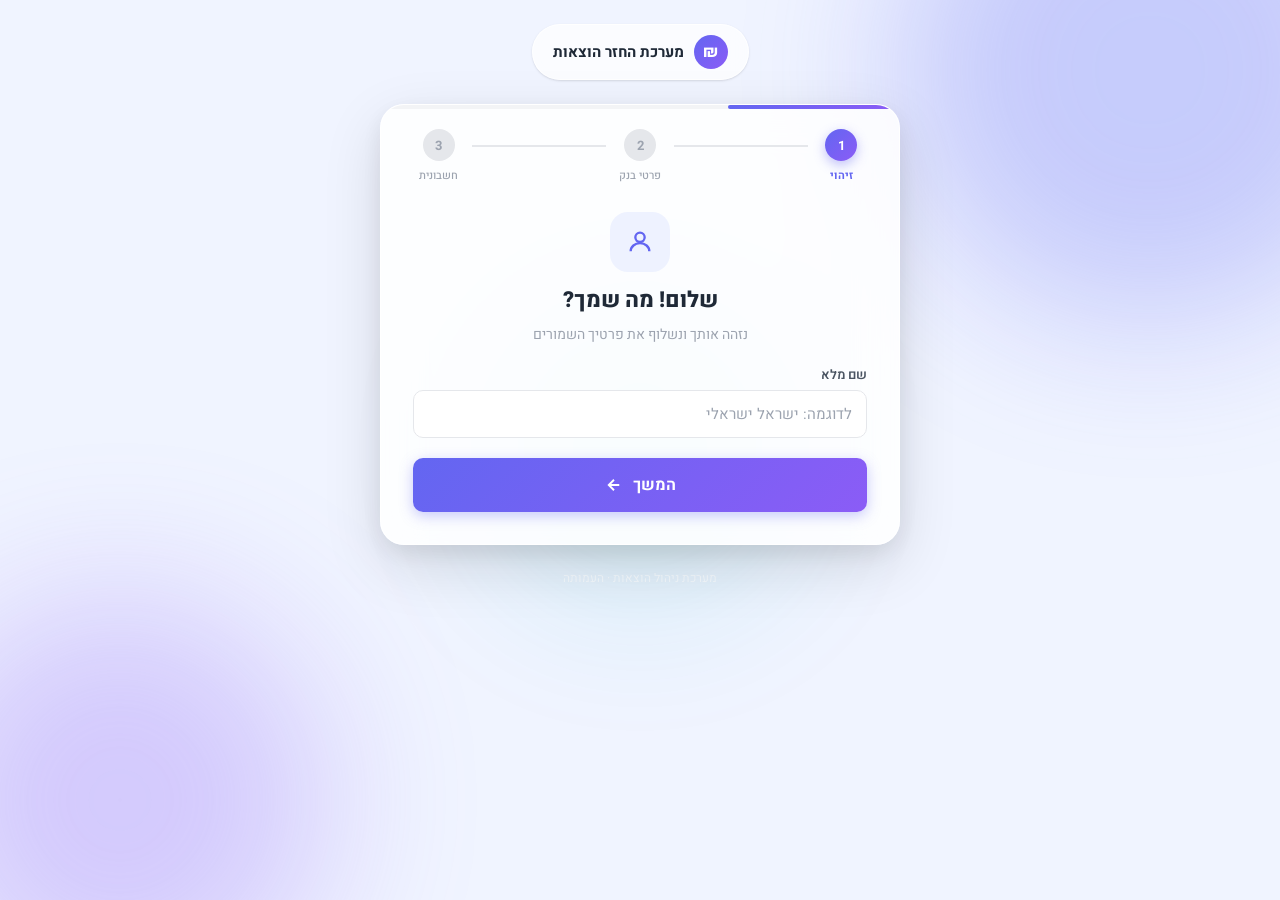
<file: static/index.html>
<!DOCTYPE html>
<html lang="he" dir="rtl">
<head>
  <meta charset="UTF-8" />
  <meta name="viewport" content="width=device-width, initial-scale=1.0" />
  <title>החזר הוצאות | העמותה</title>
  <link rel="preconnect" href="https://fonts.googleapis.com" />
  <link rel="preconnect" href="https://fonts.gstatic.com" crossorigin />
  <link href="https://fonts.googleapis.com/css2?family=Heebo:wght@300;400;500;600;700;800&display=swap" rel="stylesheet" />
  <link rel="stylesheet" href="style.css" />
</head>
<body>

  <!-- Background blobs -->
  <div class="bg-blob blob-1"></div>
  <div class="bg-blob blob-2"></div>
  <div class="bg-blob blob-3"></div>

  <div class="page-wrapper">

    <!-- Header -->
    <header class="site-header">
      <div class="header-logo">
        <div class="logo-icon">₪</div>
        <span class="logo-text">מערכת החזר הוצאות</span>
      </div>
    </header>

    <!-- Main card -->
    <main class="main-card">

      <!-- Progress bar -->
      <div class="progress-bar" id="progress-bar">
        <div class="progress-fill" id="progress-fill"></div>
      </div>

      <!-- Step indicators -->
      <div class="steps-nav" id="steps-nav">
        <div class="step-dot active" data-step="1">
          <div class="dot-circle">1</div>
          <span>זיהוי</span>
        </div>
        <div class="step-connector"></div>
        <div class="step-dot" data-step="2">
          <div class="dot-circle">2</div>
          <span>פרטי בנק</span>
        </div>
        <div class="step-connector"></div>
        <div class="step-dot" data-step="3">
          <div class="dot-circle">3</div>
          <span>חשבונית</span>
        </div>
      </div>

      <div class="card-body">

        <!-- ══ שלב 1: שם ══ -->
        <div id="step-name" class="step active">
          <div class="step-header">
            <div class="step-icon-wrap indigo">
              <svg viewBox="0 0 24 24" fill="none" stroke="currentColor" stroke-width="2"><circle cx="12" cy="8" r="4"/><path d="M4 20c0-4 3.6-7 8-7s8 3 8 7"/></svg>
            </div>
            <h2>שלום! מה שמך?</h2>
            <p>נזהה אותך ונשלוף את פרטיך השמורים</p>
          </div>

          <div class="field-group">
            <label for="name">שם מלא</label>
            <div class="input-wrap">
              <input type="text" id="name" placeholder="לדוגמה: ישראל ישראלי" autocomplete="name" required />
            </div>
          </div>

          <button class="btn-primary" onclick="checkUser()">
            <span>המשך</span>
            <svg viewBox="0 0 24 24" fill="none" stroke="currentColor" stroke-width="2.5"><path d="M19 12H5M12 5l-7 7 7 7"/></svg>
          </button>
        </div>

        <!-- ══ שלב 2א: פרטי בנק (חדש) ══ -->
        <div id="step-bank" class="step">
          <div class="step-header">
            <div class="step-icon-wrap green">
              <svg viewBox="0 0 24 24" fill="none" stroke="currentColor" stroke-width="2"><rect x="3" y="8" width="18" height="13" rx="2"/><path d="M7 8V6a5 5 0 0110 0v2"/></svg>
            </div>
            <h2>פרטי בנק</h2>
            <p>ייסמרו ולא יידרשו בפעם הבאה</p>
          </div>

          <div class="badge badge-blue">👤 משתמש חדש — הגדרה חד-פעמית</div>

          <div class="fields-grid">
            <div class="field-group full">
              <label for="account_holder">שם בעל החשבון</label>
              <input type="text" id="account_holder" placeholder="כפי שמופיע בבנק" required />
            </div>
            <div class="field-group">
              <label for="bank_name">שם הבנק</label>
              <input type="text" id="bank_name" placeholder="הפועלים" required />
            </div>
            <div class="field-group">
              <label for="bank_number">מספר בנק</label>
              <input type="number" id="bank_number" placeholder="12" required />
            </div>
            <div class="field-group">
              <label for="branch_number">מספר סניף</label>
              <input type="number" id="branch_number" placeholder="456" required />
            </div>
            <div class="field-group">
              <label for="account_number">מספר חשבון</label>
              <input type="number" id="account_number" placeholder="123456789" required />
            </div>
          </div>

          <button class="btn-primary" onclick="goToUpload()">
            <span>המשך להעלאת חשבונית</span>
            <svg viewBox="0 0 24 24" fill="none" stroke="currentColor" stroke-width="2.5"><path d="M19 12H5M12 5l-7 7 7 7"/></svg>
          </button>
        </div>

        <!-- ══ שלב 2ב: משתמש קיים ══ -->
        <div id="step-existing" class="step">
          <div class="step-header">
            <div class="step-icon-wrap purple">
              <svg viewBox="0 0 24 24" fill="none" stroke="currentColor" stroke-width="2"><path d="M20 6L9 17l-5-5"/></svg>
            </div>
            <h2 id="welcome-name">ברוך הבא!</h2>
            <p>מצאנו את פרטיך במערכת</p>
          </div>

          <div class="bank-card">
            <div class="bank-card-header">
              <svg viewBox="0 0 24 24" fill="none" stroke="currentColor" stroke-width="1.5"><rect x="2" y="5" width="20" height="14" rx="2"/><path d="M2 10h20"/></svg>
              <span>פרטי חשבון בנק</span>
            </div>
            <div id="bank-details-display" class="bank-rows"></div>
          </div>

          <button class="btn-ghost-small" onclick="showEditBank()">
            <svg viewBox="0 0 24 24" fill="none" stroke="currentColor" stroke-width="2"><path d="M11 4H4a2 2 0 00-2 2v14a2 2 0 002 2h14a2 2 0 002-2v-7"/><path d="M18.5 2.5a2.121 2.121 0 013 3L12 15l-4 1 1-4 9.5-9.5z"/></svg>
            עדכן פרטי בנק
          </button>

          <button class="btn-primary" onclick="goToUpload()">
            <span>המשך להעלאת חשבונית</span>
            <svg viewBox="0 0 24 24" fill="none" stroke="currentColor" stroke-width="2.5"><path d="M19 12H5M12 5l-7 7 7 7"/></svg>
          </button>
        </div>

        <!-- ══ עריכת בנק ══ -->
        <div id="step-edit-bank" class="step">
          <div class="step-header">
            <div class="step-icon-wrap orange">
              <svg viewBox="0 0 24 24" fill="none" stroke="currentColor" stroke-width="2"><path d="M11 4H4a2 2 0 00-2 2v14a2 2 0 002 2h14a2 2 0 002-2v-7"/><path d="M18.5 2.5a2.121 2.121 0 013 3L12 15l-4 1 1-4 9.5-9.5z"/></svg>
            </div>
            <h2>עדכון פרטי בנק</h2>
          </div>

          <div class="fields-grid">
            <div class="field-group full">
              <label for="edit_account_holder">שם בעל החשבון</label>
              <input type="text" id="edit_account_holder" />
            </div>
            <div class="field-group">
              <label for="edit_bank_name">שם הבנק</label>
              <input type="text" id="edit_bank_name" />
            </div>
            <div class="field-group">
              <label for="edit_bank_number">מספר בנק</label>
              <input type="number" id="edit_bank_number" />
            </div>
            <div class="field-group">
              <label for="edit_branch_number">מספר סניף</label>
              <input type="number" id="edit_branch_number" />
            </div>
            <div class="field-group">
              <label for="edit_account_number">מספר חשבון</label>
              <input type="number" id="edit_account_number" />
            </div>
          </div>

          <button class="btn-primary" onclick="updateBank()">
            <span>שמור ועבור להעלאה</span>
            <svg viewBox="0 0 24 24" fill="none" stroke="currentColor" stroke-width="2.5"><path d="M19 12H5M12 5l-7 7 7 7"/></svg>
          </button>
          <button class="btn-text" onclick="cancelEdit()">ביטול</button>
        </div>

        <!-- ══ שלב 3: העלאת חשבונית ══ -->
        <div id="step-upload" class="step">
          <div class="step-header">
            <div class="step-icon-wrap teal">
              <svg viewBox="0 0 24 24" fill="none" stroke="currentColor" stroke-width="2"><path d="M21 15v4a2 2 0 01-2 2H5a2 2 0 01-2-2v-4"/><polyline points="17 8 12 3 7 8"/><line x1="12" y1="3" x2="12" y2="15"/></svg>
            </div>
            <h2>העלה חשבונית</h2>
            <p>צלם או בחר תמונה של החשבונית</p>
          </div>

          <div class="upload-zone" id="upload-zone" onclick="document.getElementById('invoice-input').click()">
            <div class="upload-content" id="upload-content">
              <div class="upload-icon-wrap">
                <svg viewBox="0 0 24 24" fill="none" stroke="currentColor" stroke-width="1.5"><path d="M4 16l4.586-4.586a2 2 0 012.828 0L16 16m-2-2l1.586-1.586a2 2 0 012.828 0L20 14m-6-6h.01M6 20h12a2 2 0 002-2V6a2 2 0 00-2-2H6a2 2 0 00-2 2v12a2 2 0 002 2z"/></svg>
              </div>
              <p class="upload-main-text">לחץ לצילום או בחירת קובץ</p>
              <p class="upload-sub-text">JPG · PNG · HEIC · PDF</p>
            </div>
            <div class="upload-preview" id="upload-preview" style="display:none">
              <img id="preview-img" alt="תצוגה מקדימה" />
              <div class="preview-overlay">
                <svg viewBox="0 0 24 24" fill="none" stroke="white" stroke-width="2"><path d="M20 6L9 17l-5-5"/></svg>
                <span>תמונה נבחרה</span>
              </div>
            </div>
            <input type="file" id="invoice-input" accept="image/*,application/pdf" capture="environment" onchange="previewImage(event)" style="display:none" />
          </div>

          <button class="btn-change" id="btn-change" onclick="clearImage()" style="display:none">
            <svg viewBox="0 0 24 24" fill="none" stroke="currentColor" stroke-width="2"><path d="M4 4v5h.582m15.356 2A8.001 8.001 0 004.582 9m0 0H9m11 11v-5h-.581m0 0a8.003 8.003 0 01-15.357-2m15.357 2H15"/></svg>
            החלף תמונה
          </button>

          <div id="extra-fields" style="display:none; margin-top: 16px;">
            <div class="field-group" style="margin-bottom: 12px;">
              <label for="expense_reason">סיבת ההוצאה *</label>
              <div class="input-wrap">
                <input type="text" id="expense_reason" placeholder="לדוגמה: ציוד משרדי, נסיעה לכנס..." required />
              </div>
            </div>
            <div class="field-group">
              <label for="expense_amount">סכום החשבונית *</label>
              <div class="input-wrap">
                <input type="text" id="expense_amount" placeholder="לדוגמה: 150.00 ₪" required />
              </div>
            </div>
          </div>

          <button class="btn-primary btn-submit" id="submit-btn" onclick="submitForm()" disabled>
            <svg viewBox="0 0 24 24" fill="none" stroke="currentColor" stroke-width="2"><path d="M22 2L11 13M22 2l-7 20-4-9-9-4 20-7z"/></svg>
            <span>שלח בקשת החזר</span>
          </button>
        </div>

        <!-- ══ טעינה ══ -->
        <div id="step-loading" class="step">
          <div class="loading-wrap">
            <div class="loader-ring"></div>
            <div class="loading-steps-list">
              <div class="load-item active" id="load-1">
                <div class="load-dot"></div>
                <span>קורא את החשבונית...</span>
              </div>
              <div class="load-item" id="load-2">
                <div class="load-dot"></div>
                <span>מחלץ פרטים...</span>
              </div>
              <div class="load-item" id="load-3">
                <div class="load-dot"></div>
                <span>שולח מייל...</span>
              </div>
            </div>
          </div>
        </div>

        <!-- ══ הצלחה ══ -->
        <div id="step-success" class="step">
          <div class="success-wrap">
            <div class="success-circle">
              <svg viewBox="0 0 24 24" fill="none" stroke="white" stroke-width="3"><path d="M20 6L9 17l-5-5"/></svg>
            </div>
            <h2>הבקשה נשלחה!</h2>
            <p>המייל יצא בהצלחה עם כל פרטי החשבונית והעברה.</p>
            <div class="success-details" id="success-details"></div>
            <button class="btn-primary" onclick="resetForm()">
              <span>שלח בקשה נוספת</span>
            </button>
          </div>
        </div>

      </div><!-- /card-body -->

      <!-- שגיאה -->
      <div id="error-box" class="error-toast" style="display:none">
        <svg viewBox="0 0 24 24" fill="none" stroke="currentColor" stroke-width="2"><circle cx="12" cy="12" r="10"/><line x1="12" y1="8" x2="12" y2="12"/><line x1="12" y1="16" x2="12.01" y2="16"/></svg>
        <span id="error-text"></span>
      </div>

    </main>

    <footer class="site-footer">מערכת ניהול הוצאות · העמותה</footer>
  </div>

  <script src="script.js"></script>
</body>
</html>
</file>
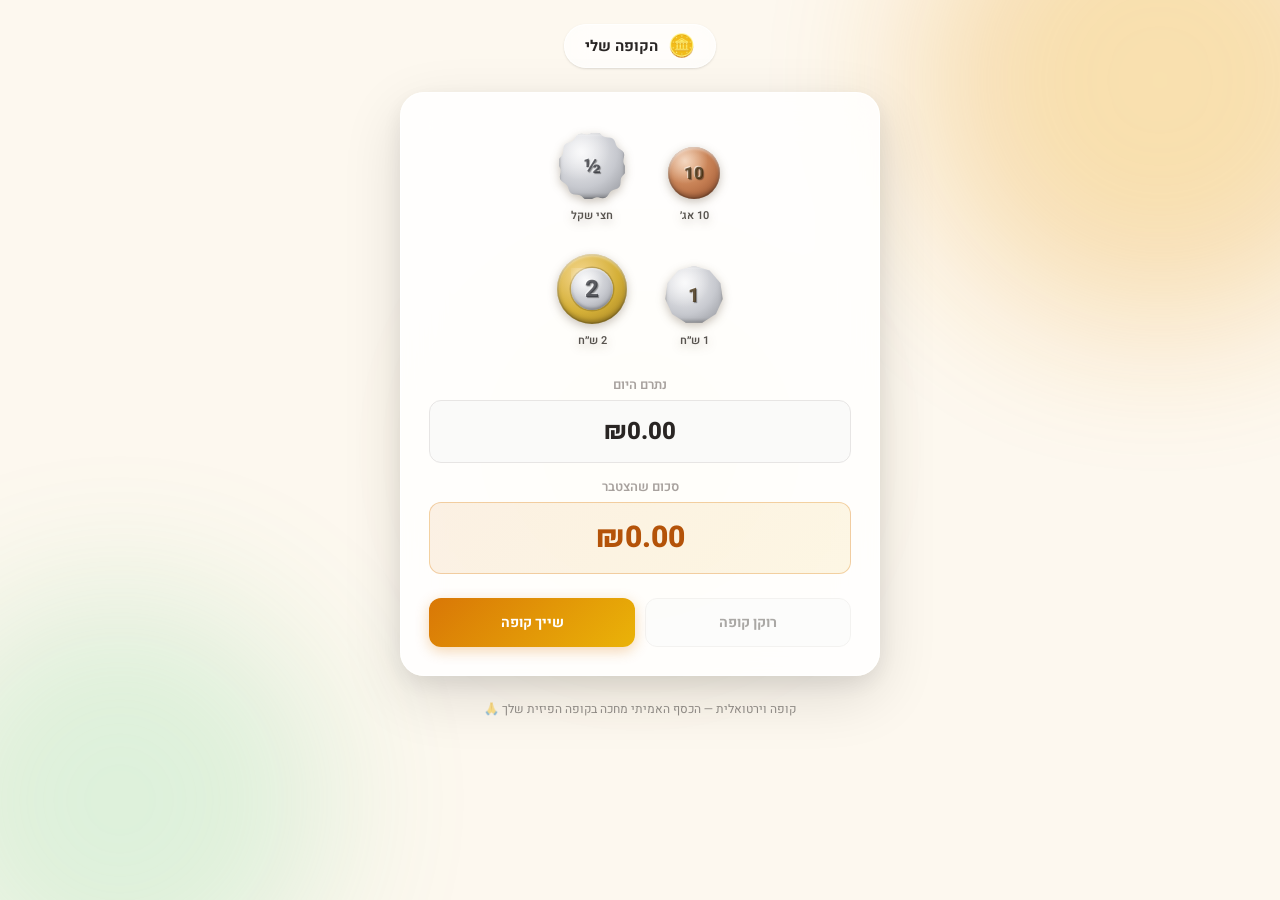
<file: static/charity/index.html>
<!DOCTYPE html>
<html lang="he" dir="rtl">
<head>
  <meta charset="UTF-8" />
  <meta name="viewport" content="width=device-width, initial-scale=1.0" />
  <title>קופת צדקה</title>
  <link rel="preconnect" href="https://fonts.googleapis.com" />
  <link rel="preconnect" href="https://fonts.gstatic.com" crossorigin />
  <link href="https://fonts.googleapis.com/css2?family=Heebo:wght@300;400;500;600;700;800&display=swap" rel="stylesheet" />
  <link rel="stylesheet" href="style.css" />
</head>
<body>

  <!-- Background blobs -->
  <div class="bg-blob blob-1"></div>
  <div class="bg-blob blob-2"></div>
  <div class="bg-blob blob-3"></div>

  <div class="page-wrapper">

    <!-- Header -->
    <header class="site-header">
      <div class="header-logo">
        <div class="logo-icon">🪙</div>
        <span class="logo-text">הקופה שלי</span>
      </div>
    </header>

    <!-- Main card -->
    <main class="charity-card">

      <!-- Charity affiliation (shown only once one is set) -->
      <p class="charity-line" id="charity-line" hidden>
        🎗️ משויכת לעמותת <strong id="charity-name-display"></strong>
      </p>

      <!-- Coin picker -->
      <div class="coin-grid" id="coin-grid">
        <button type="button" class="coin coin--10ag" data-coin="10ag" data-value="10" aria-label="הוסף 10 אגורות">
          <span class="coin-face">
            <span class="coin-shine"></span>
            <span class="coin-value">10</span>
          </span>
          <span class="coin-label">10 אג׳</span>
        </button>

        <button type="button" class="coin coin--half" data-coin="half" data-value="50" aria-label="הוסף חצי שקל">
          <span class="coin-face">
            <span class="coin-shine"></span>
            <span class="coin-value">½</span>
          </span>
          <span class="coin-label">חצי שקל</span>
        </button>

        <button type="button" class="coin coin--1nis" data-coin="1nis" data-value="100" aria-label="הוסף שקל אחד">
          <span class="coin-face">
            <span class="coin-shine"></span>
            <span class="coin-value">1</span>
          </span>
          <span class="coin-label">1 ש״ח</span>
        </button>

        <button type="button" class="coin coin--2nis" data-coin="2nis" data-value="200" aria-label="הוסף שני שקלים">
          <span class="coin-face coin-face--bimetal">
            <span class="coin-inner-circle">
              <span class="coin-shine"></span>
              <span class="coin-value">2</span>
            </span>
          </span>
          <span class="coin-label">2 ש״ח</span>
        </button>
      </div>

      <!-- Today's total -->
      <div class="stat-block">
        <span class="stat-label">נתרם היום</span>
        <div class="stat-box" id="daily-amount">₪0.00</div>
      </div>

      <!-- Cumulative total -->
      <div class="stat-block">
        <span class="stat-label">סכום שהצטבר</span>
        <div class="stat-box stat-box--accent" id="total-amount">₪0.00</div>
      </div>

      <!-- Actions -->
      <div class="btn-row">
        <button type="button" class="btn-empty" id="empty-btn" disabled>רוקן קופה</button>
        <button type="button" class="btn-assign" id="assign-btn">שייך קופה</button>
      </div>
    </main>

    <footer class="site-footer">קופה וירטואלית — הכסף האמיתי מחכה בקופה הפיזית שלך 🙏</footer>
  </div>

  <!-- Empty-box confirmation modal -->
  <div class="modal-overlay" id="modal-overlay" hidden>
    <div class="modal-panel" role="dialog" aria-modal="true" aria-labelledby="modal-title">
      <button type="button" class="modal-close" id="modal-close" aria-label="סגירה">✕</button>

      <div class="modal-view active" id="panel-confirm">
        <div class="modal-icon modal-icon--warn">⚠️</div>
        <h2 id="modal-title">לרוקן את הקופה?</h2>
        <p id="confirm-text">בקופה כרגע ₪0.00. הפעולה תאפס את הסכום שהצטבר (הסכום היומי לא יושפע).</p>
        <div class="modal-actions">
          <button type="button" class="btn-ghost" id="cancel-empty-btn">ביטול</button>
          <button type="button" class="btn-danger" id="confirm-empty-btn">כן, רוקן</button>
        </div>
      </div>

      <div class="modal-view" id="panel-result">
        <div class="modal-icon modal-icon--success">✓</div>
        <h2 id="result-title">תרמת ₪0.00!</h2>
        <p>הקופה התרוקנה. אל תשכח/י לתרום את הסכום הזה בפועל 🙏</p>
        <div class="modal-actions">
          <button type="button" class="btn-primary-modal" id="done-btn">הבנתי</button>
        </div>
      </div>
    </div>
  </div>

  <!-- Charity assignment modal -->
  <div class="modal-overlay" id="charity-modal-overlay" hidden>
    <div class="modal-panel" role="dialog" aria-modal="true" aria-labelledby="charity-modal-title">
      <button type="button" class="modal-close" id="charity-modal-close" aria-label="סגירה">✕</button>

      <div class="modal-view active">
        <div class="modal-icon modal-icon--charity">🎗️</div>
        <h2 id="charity-modal-title">לאיזו עמותה לשייך את הקופה?</h2>
        <p>הסכום עדיין וירטואלי — זו רק תזכורת לאן מיועדת התרומה בפועל.</p>
        <input type="text" class="charity-input" id="charity-name-input" placeholder="לדוגמה: לתת חיים" maxlength="60" />
        <div class="modal-actions">
          <button type="button" class="btn-ghost" id="charity-cancel-btn">ביטול</button>
          <button type="button" class="btn-primary-modal" id="charity-save-btn">שמירה</button>
        </div>
      </div>
    </div>
  </div>

  <script src="script.js"></script>
</body>
</html>
</file>
<file: static/style.css>
/* ── Reset & base ── */
*, *::before, *::after { box-sizing: border-box; margin: 0; padding: 0; }

:root {
  --indigo: #6366f1;
  --indigo-dark: #4f46e5;
  --purple: #8b5cf6;
  --green: #10b981;
  --teal: #0ea5e9;
  --orange: #f59e0b;
  --red: #ef4444;
  --gray-50: #f9fafb;
  --gray-100: #f3f4f6;
  --gray-200: #e5e7eb;
  --gray-400: #9ca3af;
  --gray-600: #4b5563;
  --gray-800: #1f2937;
  --shadow-sm: 0 1px 3px rgba(0,0,0,.08), 0 1px 2px rgba(0,0,0,.06);
  --shadow-md: 0 4px 20px rgba(0,0,0,.09), 0 2px 8px rgba(0,0,0,.06);
  --shadow-lg: 0 20px 60px rgba(0,0,0,.12), 0 8px 24px rgba(0,0,0,.08);
  --radius: 16px;
  --radius-sm: 10px;
}

html { font-size: 16px; }

body {
  font-family: 'Heebo', 'Arial Hebrew', Arial, sans-serif;
  background: #f0f4ff;
  min-height: 100vh;
  direction: rtl;
  color: var(--gray-800);
  overflow-x: hidden;
  position: relative;
}

/* ── Background blobs ── */
.bg-blob {
  position: fixed;
  border-radius: 50%;
  filter: blur(80px);
  opacity: 0.35;
  pointer-events: none;
  z-index: 0;
}
.blob-1 {
  width: 500px; height: 500px;
  background: radial-gradient(circle, #818cf8, #6366f1);
  top: -180px; right: -120px;
}
.blob-2 {
  width: 400px; height: 400px;
  background: radial-gradient(circle, #a78bfa, #8b5cf6);
  bottom: -100px; left: -80px;
}
.blob-3 {
  width: 300px; height: 300px;
  background: radial-gradient(circle, #34d399, #0ea5e9);
  top: 50%; left: 50%;
  transform: translate(-50%, -50%);
  opacity: 0.15;
}

/* ── Page wrapper ── */
.page-wrapper {
  position: relative;
  z-index: 1;
  min-height: 100vh;
  display: flex;
  flex-direction: column;
  align-items: center;
  padding: 24px 16px 48px;
}

/* ── Header ── */
.site-header {
  width: 100%;
  max-width: 520px;
  margin-bottom: 24px;
  display: flex;
  align-items: center;
  justify-content: center;
}
.header-logo {
  display: flex;
  align-items: center;
  gap: 10px;
  background: rgba(255,255,255,0.7);
  backdrop-filter: blur(12px);
  border: 1px solid rgba(255,255,255,0.8);
  padding: 10px 20px;
  border-radius: 40px;
  box-shadow: var(--shadow-sm);
}
.logo-icon {
  width: 34px; height: 34px;
  background: linear-gradient(135deg, var(--indigo), var(--purple));
  border-radius: 50%;
  display: flex; align-items: center; justify-content: center;
  color: white;
  font-size: 16px;
  font-weight: 800;
}
.logo-text {
  font-weight: 700;
  font-size: 15px;
  color: var(--gray-800);
}

/* ── Main card ── */
.main-card {
  width: 100%;
  max-width: 520px;
  background: rgba(255,255,255,0.85);
  backdrop-filter: blur(20px);
  border: 1px solid rgba(255,255,255,0.9);
  border-radius: 24px;
  box-shadow: var(--shadow-lg);
  overflow: hidden;
}

/* ── Progress bar ── */
.progress-bar {
  height: 4px;
  background: var(--gray-100);
}
.progress-fill {
  height: 100%;
  background: linear-gradient(90deg, var(--indigo), var(--purple));
  border-radius: 4px;
  transition: width 0.5s cubic-bezier(.4,0,.2,1);
  width: 33%;
}

/* ── Step nav ── */
.steps-nav {
  display: flex;
  align-items: center;
  justify-content: center;
  padding: 20px 24px 0;
  gap: 0;
}
.step-dot {
  display: flex;
  flex-direction: column;
  align-items: center;
  gap: 6px;
  flex: 1;
}
.dot-circle {
  width: 32px; height: 32px;
  border-radius: 50%;
  background: var(--gray-200);
  color: var(--gray-400);
  font-size: 13px;
  font-weight: 700;
  display: flex; align-items: center; justify-content: center;
  transition: all 0.3s ease;
}
.step-dot span {
  font-size: 11px;
  color: var(--gray-400);
  font-weight: 500;
  transition: color 0.3s;
  white-space: nowrap;
}
.step-dot.active .dot-circle {
  background: linear-gradient(135deg, var(--indigo), var(--purple));
  color: white;
  box-shadow: 0 4px 12px rgba(99,102,241,0.4);
}
.step-dot.active span { color: var(--indigo); font-weight: 700; }
.step-dot.done .dot-circle {
  background: var(--green);
  color: white;
}
.step-dot.done span { color: var(--green); }
.step-connector {
  flex: 2;
  height: 2px;
  background: var(--gray-200);
  margin-bottom: 22px;
  transition: background 0.3s;
}
.step-connector.done { background: var(--green); }

/* ── Card body ── */
.card-body {
  padding: 28px 32px 32px;
}

/* ── Steps ── */
.step { display: none; flex-direction: column; gap: 20px; animation: slideIn 0.35s ease; }
.step.active { display: flex; }

@keyframes slideIn {
  from { opacity: 0; transform: translateY(12px); }
  to   { opacity: 1; transform: translateY(0); }
}

/* ── Step header ── */
.step-header { text-align: center; display: flex; flex-direction: column; align-items: center; gap: 8px; }
.step-icon-wrap {
  width: 60px; height: 60px;
  border-radius: 18px;
  display: flex; align-items: center; justify-content: center;
  margin-bottom: 4px;
}
.step-icon-wrap svg { width: 28px; height: 28px; }
.step-icon-wrap.indigo  { background: #eef2ff; color: var(--indigo); }
.step-icon-wrap.green   { background: #ecfdf5; color: var(--green); }
.step-icon-wrap.purple  { background: #f5f3ff; color: var(--purple); }
.step-icon-wrap.teal    { background: #f0f9ff; color: var(--teal); }
.step-icon-wrap.orange  { background: #fffbeb; color: var(--orange); }

.step-header h2 { font-size: 22px; font-weight: 800; color: var(--gray-800); }
.step-header p  { font-size: 14px; color: var(--gray-400); font-weight: 400; }

/* ── Badge ── */
.badge {
  display: inline-flex;
  align-items: center;
  justify-content: center;
  gap: 6px;
  padding: 8px 16px;
  border-radius: 40px;
  font-size: 13px;
  font-weight: 600;
  text-align: center;
}
.badge-blue { background: #eff6ff; color: #2563eb; border: 1px solid #bfdbfe; }

/* ── Fields ── */
.fields-grid { display: grid; grid-template-columns: 1fr 1fr; gap: 14px; }
.field-group { display: flex; flex-direction: column; gap: 6px; }
.field-group.full { grid-column: 1 / -1; }

label { font-size: 13px; font-weight: 600; color: var(--gray-600); }

input[type="text"],
input[type="number"] {
  width: 100%;
  padding: 12px 14px;
  border: 1.5px solid var(--gray-200);
  border-radius: var(--radius-sm);
  font-size: 15px;
  color: var(--gray-800);
  font-family: 'Heebo', Arial, sans-serif;
  direction: rtl;
  background: white;
  transition: border-color 0.2s, box-shadow 0.2s;
  outline: none;
}
input:focus {
  border-color: var(--indigo);
  box-shadow: 0 0 0 3px rgba(99,102,241,0.12);
}
input::placeholder { color: var(--gray-400); }

/* ── Buttons ── */
.btn-primary {
  display: flex;
  align-items: center;
  justify-content: center;
  gap: 10px;
  width: 100%;
  padding: 15px 24px;
  background: linear-gradient(135deg, var(--indigo) 0%, var(--purple) 100%);
  color: white;
  border: none;
  border-radius: var(--radius-sm);
  font-size: 16px;
  font-weight: 700;
  cursor: pointer;
  font-family: 'Heebo', Arial, sans-serif;
  transition: transform 0.15s, box-shadow 0.15s, opacity 0.15s;
  box-shadow: 0 4px 14px rgba(99,102,241,0.35);
}
.btn-primary svg { width: 18px; height: 18px; flex-shrink: 0; }
.btn-primary:hover:not(:disabled) {
  transform: translateY(-2px);
  box-shadow: 0 8px 20px rgba(99,102,241,0.4);
}
.btn-primary:active:not(:disabled) { transform: translateY(0); }
.btn-primary:disabled { opacity: 0.45; cursor: not-allowed; box-shadow: none; }

.btn-submit { flex-direction: row-reverse; }

.btn-ghost-small {
  display: flex;
  align-items: center;
  justify-content: center;
  gap: 8px;
  padding: 10px 16px;
  background: var(--gray-50);
  border: 1.5px solid var(--gray-200);
  border-radius: var(--radius-sm);
  font-size: 14px;
  font-weight: 600;
  color: var(--gray-600);
  cursor: pointer;
  font-family: 'Heebo', Arial, sans-serif;
  transition: background 0.2s, border-color 0.2s;
}
.btn-ghost-small svg { width: 16px; height: 16px; }
.btn-ghost-small:hover { background: var(--gray-100); border-color: var(--gray-400); }

.btn-text {
  background: none;
  border: none;
  color: var(--gray-400);
  font-size: 14px;
  cursor: pointer;
  font-family: 'Heebo', Arial, sans-serif;
  text-align: center;
  padding: 8px;
}
.btn-text:hover { color: var(--gray-600); }

.btn-change {
  display: flex;
  align-items: center;
  justify-content: center;
  gap: 8px;
  padding: 8px 16px;
  background: none;
  border: 1.5px dashed var(--gray-300);
  border-radius: var(--radius-sm);
  font-size: 13px;
  color: var(--gray-400);
  cursor: pointer;
  font-family: 'Heebo', Arial, sans-serif;
  transition: all 0.2s;
}
.btn-change svg { width: 15px; height: 15px; }
.btn-change:hover { border-color: var(--indigo); color: var(--indigo); background: #eef2ff; }

/* ── Bank card ── */
.bank-card {
  border: 1.5px solid var(--gray-200);
  border-radius: var(--radius-sm);
  overflow: hidden;
}
.bank-card-header {
  display: flex;
  align-items: center;
  gap: 8px;
  padding: 12px 16px;
  background: var(--gray-50);
  border-bottom: 1px solid var(--gray-200);
  font-size: 13px;
  font-weight: 700;
  color: var(--gray-600);
}
.bank-card-header svg { width: 18px; height: 18px; }
.bank-rows { padding: 4px 0; }
.bank-row {
  display: flex;
  justify-content: space-between;
  align-items: center;
  padding: 10px 16px;
  border-bottom: 1px solid var(--gray-100);
  font-size: 14px;
}
.bank-row:last-child { border-bottom: none; }
.bank-row-label { color: var(--gray-400); font-weight: 500; }
.bank-row-value { font-weight: 700; color: var(--gray-800); }

/* ── Upload zone ── */
.upload-zone {
  border: 2px dashed var(--gray-200);
  border-radius: var(--radius);
  min-height: 180px;
  cursor: pointer;
  transition: border-color 0.2s, background 0.2s;
  display: flex;
  align-items: center;
  justify-content: center;
  position: relative;
  overflow: hidden;
  background: var(--gray-50);
}
.upload-zone:hover {
  border-color: var(--indigo);
  background: #eef2ff;
}
.upload-content {
  display: flex;
  flex-direction: column;
  align-items: center;
  gap: 10px;
  padding: 32px 20px;
  text-align: center;
}
.upload-icon-wrap {
  width: 64px; height: 64px;
  background: white;
  border-radius: 16px;
  box-shadow: var(--shadow-sm);
  display: flex; align-items: center; justify-content: center;
  color: var(--indigo);
}
.upload-icon-wrap svg { width: 32px; height: 32px; }
.upload-main-text { font-size: 15px; font-weight: 700; color: var(--gray-800); }
.upload-sub-text  { font-size: 12px; color: var(--gray-400); font-weight: 500; }

.upload-preview {
  position: absolute; inset: 0;
  display: flex; align-items: center; justify-content: center;
}
.upload-preview img {
  width: 100%; height: 100%;
  object-fit: cover;
}
.preview-overlay {
  position: absolute; inset: 0;
  background: rgba(99,102,241,0.75);
  display: flex;
  flex-direction: column;
  align-items: center;
  justify-content: center;
  gap: 8px;
  color: white;
  font-weight: 700;
  font-size: 15px;
}
.preview-overlay svg { width: 36px; height: 36px; }

/* ── Loading ── */
.loading-wrap {
  display: flex;
  flex-direction: column;
  align-items: center;
  padding: 24px 0;
  gap: 32px;
}
.loader-ring {
  width: 64px; height: 64px;
  border: 5px solid var(--gray-100);
  border-top-color: var(--indigo);
  border-radius: 50%;
  animation: spin 0.7s linear infinite;
}
@keyframes spin { to { transform: rotate(360deg); } }

.loading-steps-list { display: flex; flex-direction: column; gap: 14px; width: 100%; }
.load-item {
  display: flex;
  align-items: center;
  gap: 12px;
  font-size: 14px;
  color: var(--gray-400);
  font-weight: 500;
  transition: color 0.3s;
}
.load-item.active { color: var(--gray-800); font-weight: 600; }
.load-item.done   { color: var(--green); }

.load-dot {
  width: 10px; height: 10px;
  border-radius: 50%;
  background: var(--gray-200);
  flex-shrink: 0;
  transition: background 0.3s;
}
.load-item.active .load-dot { background: var(--indigo); animation: pulse 1s infinite; }
.load-item.done   .load-dot { background: var(--green); animation: none; }
@keyframes pulse {
  0%, 100% { opacity: 1; transform: scale(1); }
  50%       { opacity: .5; transform: scale(1.4); }
}

/* ── Success ── */
.success-wrap {
  display: flex;
  flex-direction: column;
  align-items: center;
  gap: 16px;
  padding: 16px 0;
  text-align: center;
}
.success-circle {
  width: 80px; height: 80px;
  background: linear-gradient(135deg, var(--green), #34d399);
  border-radius: 50%;
  display: flex; align-items: center; justify-content: center;
  box-shadow: 0 8px 24px rgba(16,185,129,0.4);
  animation: popIn 0.5s cubic-bezier(.175,.885,.32,1.275);
}
.success-circle svg { width: 36px; height: 36px; }
@keyframes popIn {
  from { transform: scale(0); opacity: 0; }
  to   { transform: scale(1); opacity: 1; }
}
.success-wrap h2 { font-size: 24px; font-weight: 800; color: var(--gray-800); }
.success-wrap p  { font-size: 15px; color: var(--gray-400); max-width: 280px; }
.success-details {
  background: var(--gray-50);
  border: 1px solid var(--gray-200);
  border-radius: var(--radius-sm);
  padding: 14px 20px;
  width: 100%;
  font-size: 14px;
  color: var(--gray-600);
  line-height: 2;
  text-align: right;
}

/* ── Error toast ── */
.error-toast {
  display: flex;
  align-items: center;
  gap: 10px;
  margin: 0 24px 20px;
  padding: 12px 16px;
  background: #fff1f2;
  border: 1px solid #fecdd3;
  border-radius: var(--radius-sm);
  font-size: 14px;
  color: #be123c;
  font-weight: 500;
  animation: slideIn 0.3s ease;
}
.error-toast svg { width: 18px; height: 18px; flex-shrink: 0; }

/* ── Footer ── */
.site-footer {
  margin-top: 24px;
  font-size: 12px;
  color: rgba(255,255,255,0.6);
  text-align: center;
}

/* ── Mobile ── */
@media (max-width: 480px) {
  .card-body { padding: 24px 20px 28px; }
  .fields-grid { grid-template-columns: 1fr; }
  .field-group.full { grid-column: 1; }
  .step-header h2 { font-size: 20px; }
}
</file>
<file: static/charity/style.css>
/* ── Reset & base ── */
*, *::before, *::after { box-sizing: border-box; margin: 0; padding: 0; }

:root {
  --amber: #d97706;
  --amber-dark: #b45309;
  --gold: #eab308;
  --green: #16a34a;
  --green-dark: #15803d;
  --red: #dc2626;
  --gray-50: #fafaf9;
  --gray-100: #f5f5f4;
  --gray-200: #e7e5e4;
  --gray-300: #d6d3d1;
  --gray-400: #a8a29e;
  --gray-600: #57534e;
  --gray-800: #292524;
  --shadow-sm: 0 1px 3px rgba(0,0,0,.08), 0 1px 2px rgba(0,0,0,.06);
  --shadow-md: 0 4px 20px rgba(0,0,0,.09), 0 2px 8px rgba(0,0,0,.06);
  --shadow-lg: 0 20px 60px rgba(0,0,0,.12), 0 8px 24px rgba(0,0,0,.08);
  --radius: 24px;
  --radius-sm: 12px;
}

html { font-size: 16px; }

body {
  font-family: 'Heebo', 'Arial Hebrew', Arial, sans-serif;
  background: #fdf8ef;
  min-height: 100vh;
  direction: rtl;
  color: var(--gray-800);
  overflow-x: hidden;
  position: relative;
}

button { font-family: inherit; }

/* ── Background blobs ── */
.bg-blob {
  position: fixed;
  border-radius: 50%;
  filter: blur(80px);
  opacity: 0.3;
  pointer-events: none;
  z-index: 0;
}
.blob-1 {
  width: 480px; height: 480px;
  background: radial-gradient(circle, #fbbf24, #d97706);
  top: -160px; right: -120px;
}
.blob-2 {
  width: 400px; height: 400px;
  background: radial-gradient(circle, #86efac, #16a34a);
  bottom: -100px; left: -80px;
  opacity: 0.2;
}
.blob-3 {
  width: 300px; height: 300px;
  background: radial-gradient(circle, #fde68a, #eab308);
  top: 50%; left: 50%;
  transform: translate(-50%, -50%);
  opacity: 0.15;
}

/* ── Page wrapper ── */
.page-wrapper {
  position: relative;
  z-index: 1;
  min-height: 100vh;
  display: flex;
  flex-direction: column;
  align-items: center;
  padding: 24px 16px 48px;
}

/* ── Header ── */
.site-header {
  width: 100%;
  max-width: 480px;
  margin-bottom: 24px;
  display: flex;
  align-items: center;
  justify-content: center;
}
.header-logo {
  display: flex;
  align-items: center;
  gap: 10px;
  background: rgba(255,255,255,0.7);
  backdrop-filter: blur(12px);
  border: 1px solid rgba(255,255,255,0.8);
  padding: 10px 20px;
  border-radius: 40px;
  box-shadow: var(--shadow-sm);
}
.logo-icon { font-size: 22px; line-height: 1; }
.logo-text { font-weight: 700; font-size: 15px; color: var(--gray-800); }

/* ── Main card ── */
.charity-card {
  width: 100%;
  max-width: 480px;
  background: rgba(255,255,255,0.85);
  backdrop-filter: blur(20px);
  border: 1px solid rgba(255,255,255,0.9);
  border-radius: var(--radius);
  box-shadow: var(--shadow-lg);
  padding: 32px 28px 28px;
  display: flex;
  flex-direction: column;
  align-items: center;
}

/* ── Charity affiliation line ── */
.charity-line {
  font-size: 13px;
  font-weight: 600;
  color: var(--amber-dark);
  text-align: center;
  margin-bottom: 18px;
  background: rgba(217,119,6,.08);
  border: 1px solid rgba(217,119,6,.2);
  border-radius: 40px;
  padding: 7px 16px;
}
.charity-line[hidden] { display: none; }
.charity-line strong { color: var(--gray-800); }

/* ── Coin grid ── */
.coin-grid {
  display: grid;
  grid-template-columns: repeat(2, auto);
  justify-content: center;
  align-items: end;
  gap: 22px 30px;
  width: 100%;
  padding: 4px 0 22px;
}

.coin {
  border: none;
  background: none;
  cursor: pointer;
  display: flex;
  flex-direction: column;
  align-items: center;
  gap: 8px;
  padding: 4px;
  -webkit-tap-highlight-color: transparent;
  position: relative;
}

.coin-face {
  position: relative;
  overflow: hidden;
  display: flex;
  align-items: center;
  justify-content: center;
  transition: transform 0.15s cubic-bezier(.34,1.56,.64,1), box-shadow 0.15s;
  box-shadow:
    inset 0 2px 3px rgba(255,255,255,.55),
    inset 0 -3px 4px rgba(0,0,0,.28),
    inset 0 0 0 1.5px rgba(0,0,0,.12);
}

.coin-shine {
  position: absolute;
  inset: 0;
  background: radial-gradient(circle at 32% 26%, rgba(255,255,255,.55), rgba(255,255,255,0) 45%);
  pointer-events: none;
}

.coin-value {
  position: relative;
  font-weight: 800;
  color: rgba(60,40,10,0.75);
  text-shadow:
    -1px -1px 0 rgba(255,255,255,.55),
    1px 1px 1px rgba(0,0,0,.4);
  user-select: none;
}

.coin-label {
  font-size: 11px;
  font-weight: 600;
  color: var(--gray-600);
  white-space: nowrap;
}

/* Sizes (approximate real-world proportions) */
.coin--10ag .coin-face { width: 52px; height: 52px; border-radius: 50%; }
.coin--10ag .coin-value { font-size: 17px; }

.coin--1nis .coin-face { width: 58px; height: 58px; }
.coin--1nis .coin-value { font-size: 20px; }

.coin--half .coin-face { width: 66px; height: 66px; }
.coin--half .coin-value { font-size: 22px; color: rgba(40,42,48,0.7); }

.coin--2nis .coin-face { width: 70px; height: 70px; border-radius: 50%; }
.coin--2nis .coin-value { font-size: 24px; color: rgba(40,42,48,0.7); }

/* Metal finishes */
.coin--10ag .coin-face {
  background: radial-gradient(circle at 35% 30%, #e8a978, #c17a4f 55%, #8b4a2a 100%);
}
.coin--1nis .coin-face,
.coin--half .coin-face {
  background: radial-gradient(circle at 35% 30%, #f4f4f6, #c7c9cf 55%, #8e9096 100%);
}

/* 1 ₪ — regular 11-sided polygon (hendecagon) */
.coin--1nis .coin-face {
  clip-path: polygon(
    50% 0%, 77% 7.9%, 95.5% 29.2%, 99.5% 57.1%, 87.8% 82.8%, 64.1% 98%,
    35.9% 98%, 12.2% 82.8%, 0.5% 57.1%, 4.5% 29.2%, 23% 7.9%
  );
}

/* ½ ₪ — fluted / scalloped edge */
.coin--half .coin-face {
  clip-path: polygon(
    50.00% 0.00%, 53.37% -1.45%, 56.81% -1.75%, 60.06% -0.57%, 62.94% 1.70%, 65.57% 4.13%,
    68.29% 5.84%, 71.43% 6.55%, 75.00% 6.70%, 78.64% 7.13%, 81.78% 8.59%, 83.99% 11.24%,
    85.36% 14.64%, 86.42% 18.06%, 87.92% 20.90%, 90.28% 23.09%, 93.30% 25.00%, 96.24% 27.20%,
    98.23% 30.02%, 98.82% 33.43%, 98.30% 37.06%, 97.51% 40.55%, 97.39% 43.76%, 98.34% 46.83%,
    100.00% 50.00%, 101.45% 53.37%, 101.75% 56.81%, 100.57% 60.06%, 98.30% 62.94%, 95.87% 65.57%,
    94.16% 68.29%, 93.45% 71.43%, 93.30% 75.00%, 92.87% 78.64%, 91.41% 81.78%, 88.76% 83.99%,
    85.36% 85.36%, 81.94% 86.42%, 79.10% 87.92%, 76.91% 90.28%, 75.00% 93.30%, 72.80% 96.24%,
    69.98% 98.23%, 66.57% 98.82%, 62.94% 98.30%, 59.45% 97.51%, 56.24% 97.39%, 53.17% 98.34%,
    50.00% 100.00%, 46.63% 101.45%, 43.19% 101.75%, 39.94% 100.57%, 37.06% 98.30%, 34.43% 95.87%,
    31.71% 94.16%, 28.57% 93.45%, 25.00% 93.30%, 21.36% 92.87%, 18.22% 91.41%, 16.01% 88.76%,
    14.64% 85.36%, 13.58% 81.94%, 12.08% 79.10%, 9.72% 76.91%, 6.70% 75.00%, 3.76% 72.80%,
    1.77% 69.98%, 1.18% 66.57%, 1.70% 62.94%, 2.49% 59.45%, 2.61% 56.24%, 1.66% 53.17%,
    0.00% 50.00%, -1.45% 46.63%, -1.75% 43.19%, -0.57% 39.94%, 1.70% 37.06%, 4.13% 34.43%,
    5.84% 31.71%, 6.55% 28.57%, 6.70% 25.00%, 7.13% 21.36%, 8.59% 18.22%, 11.24% 16.01%,
    14.64% 14.64%, 18.06% 13.58%, 20.90% 12.08%, 23.09% 9.72%, 25.00% 6.70%, 27.20% 3.76%,
    30.02% 1.77%, 33.43% 1.18%, 37.06% 1.70%, 40.55% 2.49%, 43.76% 2.61%, 46.83% 1.66%
  );
}

/* 2 ₪ — bimetallic: gold ring + silver center */
.coin--2nis .coin-face {
  background: radial-gradient(circle at 35% 30%, #f5d78e, #d4af37 55%, #9c7a1f 100%);
}
.coin-inner-circle {
  position: relative;
  width: 60%;
  height: 60%;
  border-radius: 50%;
  background: radial-gradient(circle at 35% 30%, #f4f4f6, #c7c9cf 55%, #8e9096 100%);
  box-shadow:
    inset 0 1px 2px rgba(255,255,255,.6),
    inset 0 -2px 3px rgba(0,0,0,.25),
    0 0 0 1.5px rgba(0,0,0,.18);
  display: flex;
  align-items: center;
  justify-content: center;
}

/* Ambient drop shadow (kept off the clipped face so it isn't cut off) */
.coin { filter: drop-shadow(0 3px 5px rgba(60,40,10,.28)); }

/* Interaction states */
.coin:hover .coin-face { transform: scale(1.05); }
.coin:active .coin-face { transform: scale(0.95); }

.coin.drop .coin-face { animation: coinDrop 0.4s ease; }
@keyframes coinDrop {
  0%   { transform: scale(1); }
  35%  { transform: scale(0.82) translateY(3px); }
  70%  { transform: scale(1.1) translateY(-2px); }
  100% { transform: scale(1); }
}

/* Floating "+₪x" feedback */
.coin-float {
  position: absolute;
  top: -6px;
  left: 50%;
  transform: translateX(-50%);
  font-size: 13px;
  font-weight: 800;
  color: var(--green-dark);
  pointer-events: none;
  animation: floatUp 0.7s ease forwards;
  white-space: nowrap;
}
@keyframes floatUp {
  0%   { opacity: 0; transform: translate(-50%, 0); }
  20%  { opacity: 1; }
  100% { opacity: 0; transform: translate(-50%, -28px); }
}

/* ── Stat boxes (today / cumulative) ── */
.stat-block {
  display: flex;
  flex-direction: column;
  align-items: center;
  gap: 6px;
  width: 100%;
}
.stat-block + .stat-block { margin-top: 14px; }
.stat-label {
  font-size: 13px;
  font-weight: 600;
  color: var(--gray-400);
}
.stat-box {
  width: 100%;
  padding: 13px 16px;
  border-radius: var(--radius-sm);
  background: var(--gray-50);
  border: 1.5px solid var(--gray-200);
  text-align: center;
  font-size: 24px;
  font-weight: 800;
  color: var(--gray-800);
  font-variant-numeric: tabular-nums;
  transition: transform 0.15s ease;
}
.stat-box.bump { animation: bump 0.35s ease; }
@keyframes bump {
  0%   { transform: scale(1); }
  35%  { transform: scale(1.06); }
  100% { transform: scale(1); }
}
.stat-box--accent {
  background: linear-gradient(135deg, rgba(217,119,6,.10), rgba(234,179,8,.10));
  border-color: rgba(217,119,6,.3);
  color: var(--amber-dark);
  font-size: 30px;
}

/* ── Actions ── */
.btn-row {
  display: grid;
  grid-template-columns: 1fr 1fr;
  gap: 10px;
  width: 100%;
  margin-top: 24px;
}
.btn-empty {
  padding: 13px 16px;
  background: var(--gray-50);
  border: 1.5px solid var(--gray-200);
  border-radius: var(--radius-sm);
  color: var(--gray-600);
  font-weight: 700;
  font-size: 14px;
  cursor: pointer;
  transition: background 0.2s, border-color 0.2s, color 0.2s, opacity 0.2s;
}
.btn-empty:hover:not(:disabled) {
  background: #fef2f2;
  border-color: #fecaca;
  color: var(--red);
}
.btn-empty:disabled { opacity: 0.5; cursor: not-allowed; }

.btn-assign {
  padding: 13px 16px;
  border: none;
  border-radius: var(--radius-sm);
  background: linear-gradient(135deg, var(--amber), var(--gold));
  color: white;
  font-weight: 700;
  font-size: 14px;
  cursor: pointer;
  box-shadow: 0 4px 14px rgba(217,119,6,.3);
  transition: transform 0.15s, box-shadow 0.15s;
}
.btn-assign:hover { transform: translateY(-1px); box-shadow: 0 6px 18px rgba(217,119,6,.4); }
.btn-assign:active { transform: translateY(0); }

/* ── Footer ── */
.site-footer {
  margin-top: 24px;
  font-size: 12px;
  color: rgba(41,37,36,0.5);
  text-align: center;
  max-width: 320px;
}

/* ── Modal ── */
.modal-overlay {
  position: fixed;
  inset: 0;
  background: rgba(41,37,36,0.45);
  backdrop-filter: blur(4px);
  display: flex;
  align-items: center;
  justify-content: center;
  padding: 20px;
  z-index: 10;
  animation: fadeIn 0.2s ease;
}
.modal-overlay[hidden] { display: none; }
@keyframes fadeIn { from { opacity: 0; } to { opacity: 1; } }

.modal-panel {
  position: relative;
  width: 100%;
  max-width: 340px;
  background: rgba(255,255,255,0.97);
  border-radius: var(--radius);
  box-shadow: var(--shadow-lg);
  padding: 32px 24px 24px;
  text-align: center;
  animation: popIn 0.3s cubic-bezier(.175,.885,.32,1.275);
}
@keyframes popIn {
  from { transform: scale(0.9); opacity: 0; }
  to   { transform: scale(1); opacity: 1; }
}

.modal-close {
  position: absolute;
  top: 14px;
  left: 14px;
  width: 28px; height: 28px;
  border: none;
  background: var(--gray-100);
  border-radius: 50%;
  color: var(--gray-600);
  font-size: 13px;
  cursor: pointer;
}

.modal-view { display: none; flex-direction: column; align-items: center; gap: 14px; }
.modal-view.active { display: flex; }

.modal-icon {
  width: 56px; height: 56px;
  border-radius: 50%;
  display: flex; align-items: center; justify-content: center;
  font-size: 26px;
}
.modal-icon--warn { background: #fffbeb; }
.modal-icon--charity { background: #fff7ed; }
.modal-icon--success {
  background: linear-gradient(135deg, var(--green), #4ade80);
  color: white;
  box-shadow: 0 8px 24px rgba(22,163,74,0.35);
  animation: popIn 0.4s cubic-bezier(.175,.885,.32,1.275);
}

.modal-panel h2 { font-size: 20px; font-weight: 800; color: var(--gray-800); }
.modal-panel p { font-size: 14px; color: var(--gray-600); line-height: 1.6; }

.charity-input {
  width: 100%;
  padding: 12px 14px;
  border-radius: var(--radius-sm);
  border: 1.5px solid var(--gray-200);
  font-size: 15px;
  font-family: inherit;
  text-align: right;
  direction: rtl;
  color: var(--gray-800);
  background: var(--gray-50);
}
.charity-input:focus {
  outline: none;
  border-color: var(--amber);
  box-shadow: 0 0 0 3px rgba(217,119,6,.15);
}

.modal-actions {
  display: flex;
  gap: 10px;
  width: 100%;
  margin-top: 6px;
}
.btn-ghost, .btn-danger, .btn-primary-modal {
  flex: 1;
  padding: 12px 16px;
  border-radius: var(--radius-sm);
  font-weight: 700;
  font-size: 14px;
  cursor: pointer;
  border: none;
}
.btn-ghost {
  background: var(--gray-100);
  color: var(--gray-600);
}
.btn-ghost:hover { background: var(--gray-200); }
.btn-danger {
  background: linear-gradient(135deg, var(--red), #f87171);
  color: white;
  box-shadow: 0 4px 14px rgba(220,38,38,0.3);
}
.btn-primary-modal {
  background: linear-gradient(135deg, var(--amber), var(--gold));
  color: white;
  box-shadow: 0 4px 14px rgba(217,119,6,0.3);
}

/* ── Mobile ── */
@media (max-width: 420px) {
  .charity-card { padding: 26px 18px 22px; }
  .coin-grid { gap: 16px 20px; }
  .stat-box { font-size: 20px; }
  .stat-box--accent { font-size: 26px; }
  .coin--10ag .coin-face { width: 46px; height: 46px; }
  .coin--1nis .coin-face { width: 51px; height: 51px; }
  .coin--half .coin-face { width: 58px; height: 58px; }
  .coin--2nis .coin-face { width: 62px; height: 62px; }
}
</file>
